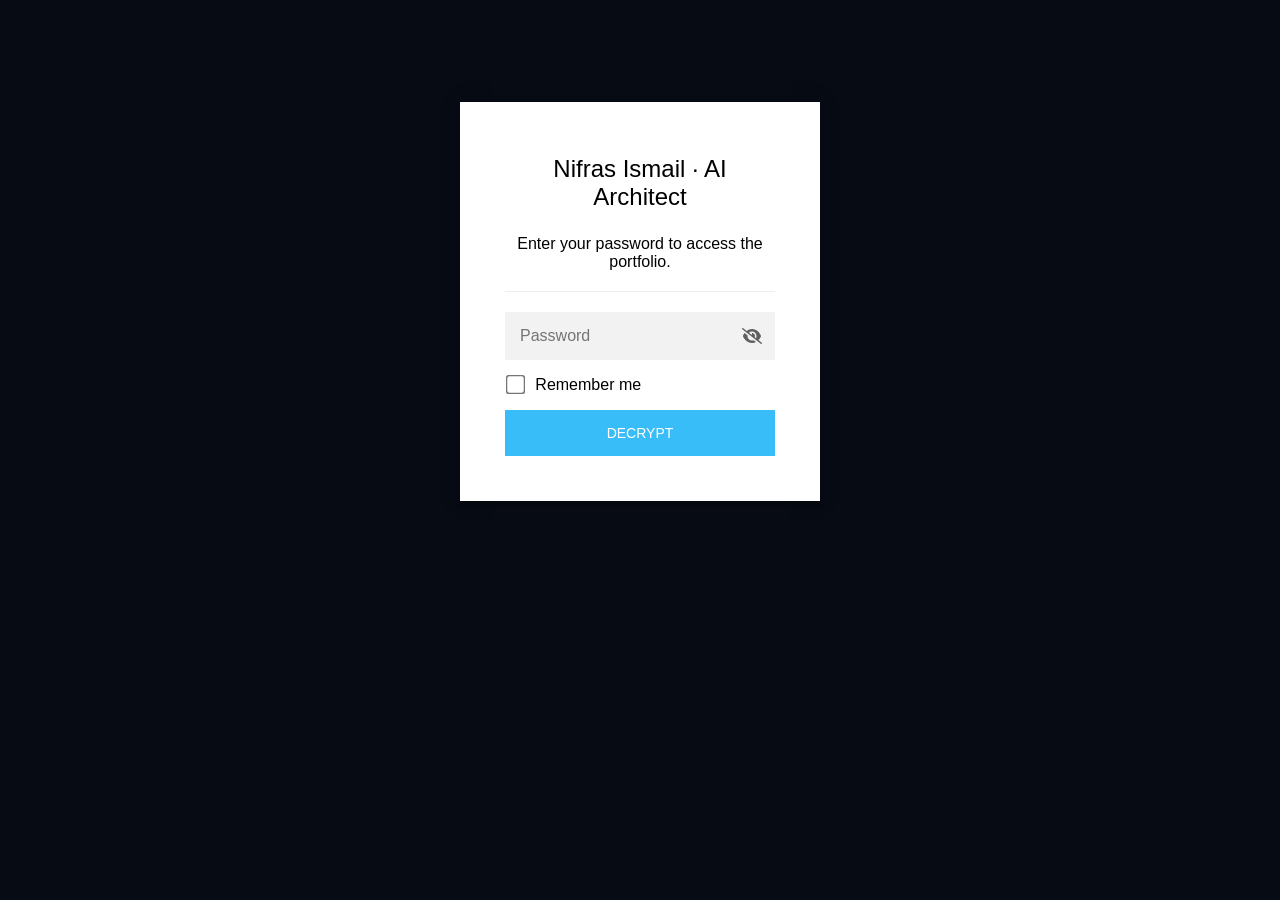
<file: index.html>
<!DOCTYPE html>
<html class="staticrypt-html">
    <head>
        <meta charset="utf-8" />
        <title>Nifras Ismail · AI Architect</title>
        <meta name="viewport" content="width=device-width, initial-scale=1" />

        <!-- do not cache this page -->
        <meta http-equiv="cache-control" content="max-age=0" />
        <meta http-equiv="cache-control" content="no-cache" />
        <meta http-equiv="expires" content="0" />
        <meta http-equiv="expires" content="Tue, 01 Jan 1980 1:00:00 GMT" />
        <meta http-equiv="pragma" content="no-cache" />

        <style>
            .staticrypt-hr {
                margin-top: 20px;
                margin-bottom: 20px;
                border: 0;
                border-top: 1px solid #eee;
            }

            .staticrypt-page {
                width: 360px;
                padding: 8% 0 0;
                margin: auto;
                box-sizing: border-box;
            }

            .staticrypt-form {
                position: relative;
                z-index: 1;
                background: #ffffff;
                max-width: 360px;
                margin: 0 auto 100px;
                padding: 45px;
                text-align: center;
                box-shadow: 0 0 20px 0 rgba(0, 0, 0, 0.2), 0 5px 5px 0 rgba(0, 0, 0, 0.24);
            }

            .staticrypt-form input[type="password"],
            input[type="text"] {
                background: inherit;
                border: 0;
                box-sizing: border-box; /* This ensures padding is included in the total width */
                font-size: 14px;
                outline: 0;
                padding: 15px 30px 15px 15px; /* Adjust the padding to ensure there is space for the icon */
                width: 100%;
            }

            .staticrypt-password-container {
                position: relative;
                outline: 0;
                background: #f2f2f2;
                width: 100%;
                border: 0;
                margin: 0 0 15px;
                box-sizing: border-box;
            }

            .staticrypt-toggle-password-visibility {
                cursor: pointer;
                height: 20px;
                opacity: 60%;
                padding: 13px;
                position: absolute;
                right: 0;
                top: 50%;
                transform: translateY(-50%);
                width: 20px;
            }

            .staticrypt-form .staticrypt-decrypt-button {
                text-transform: uppercase;
                outline: 0;
                background: #38bdf8;
                width: 100%;
                border: 0;
                padding: 15px;
                color: #ffffff;
                font-size: 14px;
                cursor: pointer;
            }

            .staticrypt-form .staticrypt-decrypt-button:hover,
            .staticrypt-form .staticrypt-decrypt-button:active,
            .staticrypt-form .staticrypt-decrypt-button:focus {
                background: #38bdf8;
                filter: brightness(92%);
            }

            .staticrypt-html {
                height: 100%;
            }

            .staticrypt-body {
                height: 100%;
                margin: 0;
            }

            .staticrypt-content {
                height: 100%;
                margin-bottom: 1em;
                background: #070b14;
                font-family: "Arial", sans-serif;
                -webkit-font-smoothing: antialiased;
                -moz-osx-font-smoothing: grayscale;
            }

            .staticrypt-instructions {
                margin-top: -1em;
                margin-bottom: 1em;
            }

            .staticrypt-title {
                font-size: 1.5em;
            }

            label.staticrypt-remember {
                display: flex;
                align-items: center;
                margin-bottom: 1em;
            }

            .staticrypt-remember input[type="checkbox"] {
                transform: scale(1.5);
                margin-right: 1em;
            }

            .hidden {
                display: none !important;
            }

            .staticrypt-spinner-container {
                height: 100%;
                display: flex;
                align-items: center;
                justify-content: center;
            }

            .staticrypt-spinner {
                display: inline-block;
                width: 2rem;
                height: 2rem;
                vertical-align: text-bottom;
                border: 0.25em solid gray;
                border-right-color: transparent;
                border-radius: 50%;
                -webkit-animation: spinner-border 0.75s linear infinite;
                animation: spinner-border 0.75s linear infinite;
                animation-duration: 0.75s;
                animation-timing-function: linear;
                animation-delay: 0s;
                animation-iteration-count: infinite;
                animation-direction: normal;
                animation-fill-mode: none;
                animation-play-state: running;
                animation-name: spinner-border;
            }

            @keyframes spinner-border {
                100% {
                    transform: rotate(360deg);
                }
            }

            @media screen and (-webkit-min-device-pixel-ratio: 0) {
                .staticrypt-form input[type="password"],
                input[type="text"] {
                    font-size: 16px;
                }
            }
        </style>
    </head>

    <body class="staticrypt-body">
        <div id="staticrypt_loading" class="staticrypt-spinner-container">
            <div class="staticrypt-spinner"></div>
        </div>

        <div id="staticrypt_content" class="staticrypt-content hidden">
            <div class="staticrypt-page">
                <div class="staticrypt-form">
                    <div class="staticrypt-instructions">
                        <p class="staticrypt-title">Nifras Ismail · AI Architect</p>
                        <p>Enter your password to access the portfolio.</p>
                    </div>

                    <hr class="staticrypt-hr" />

                    <form id="staticrypt-form" action="#" method="post">
                        <div class="staticrypt-password-container">
                            <input
                                id="staticrypt-password"
                                type="password"
                                name="password"
                                placeholder="Password"
                                autofocus
                            />

                            <img
                                class="staticrypt-toggle-password-visibility"
                                alt="Show password"
                                title="Show password"
                                src="[data-uri]"
                            />
                        </div>

                        <label id="staticrypt-remember-label" class="staticrypt-remember hidden">
                            <input id="staticrypt-remember" type="checkbox" name="remember" />
                            Remember me
                        </label>

                        <input type="submit" class="staticrypt-decrypt-button" value="DECRYPT" />
                    </form>
                </div>
            </div>
        </div>

        <script>
            // these variables will be filled when generating the file - the template format is 'variable_name'
            const staticryptInitiator = ((function(){
  const exports = {};
  const cryptoEngine = ((function(){
  const exports = {};
  const { subtle } = crypto;

const IV_BITS = 16 * 8;
const HEX_BITS = 4;
const ENCRYPTION_ALGO = "AES-CBC";

/**
 * Translates between utf8 encoded hexadecimal strings
 * and Uint8Array bytes.
 */
const HexEncoder = {
    /**
     * hex string -> bytes
     * @param {string} hexString
     * @returns {Uint8Array}
     */
    parse: function (hexString) {
        if (hexString.length % 2 !== 0) throw "Invalid hexString";
        const arrayBuffer = new Uint8Array(hexString.length / 2);

        for (let i = 0; i < hexString.length; i += 2) {
            const byteValue = parseInt(hexString.substring(i, i + 2), 16);
            if (isNaN(byteValue)) {
                throw "Invalid hexString";
            }
            arrayBuffer[i / 2] = byteValue;
        }
        return arrayBuffer;
    },

    /**
     * bytes -> hex string
     * @param {Uint8Array} bytes
     * @returns {string}
     */
    stringify: function (bytes) {
        const hexBytes = [];

        for (let i = 0; i < bytes.length; ++i) {
            let byteString = bytes[i].toString(16);
            if (byteString.length < 2) {
                byteString = "0" + byteString;
            }
            hexBytes.push(byteString);
        }
        return hexBytes.join("");
    },
};

/**
 * Translates between utf8 strings and Uint8Array bytes.
 */
const UTF8Encoder = {
    parse: function (str) {
        return new TextEncoder().encode(str);
    },

    stringify: function (bytes) {
        return new TextDecoder().decode(bytes);
    },
};

/**
 * Salt and encrypt a msg with a password.
 */
async function encrypt(msg, hashedPassword) {
    // Must be 16 bytes, unpredictable, and preferably cryptographically random. However, it need not be secret.
    // https://developer.mozilla.org/en-US/docs/Web/API/SubtleCrypto/encrypt#parameters
    const iv = crypto.getRandomValues(new Uint8Array(IV_BITS / 8));

    const key = await subtle.importKey("raw", HexEncoder.parse(hashedPassword), ENCRYPTION_ALGO, false, ["encrypt"]);

    const encrypted = await subtle.encrypt(
        {
            name: ENCRYPTION_ALGO,
            iv: iv,
        },
        key,
        UTF8Encoder.parse(msg)
    );

    // iv will be 32 hex characters, we prepend it to the ciphertext for use in decryption
    return HexEncoder.stringify(iv) + HexEncoder.stringify(new Uint8Array(encrypted));
}
exports.encrypt = encrypt;

/**
 * Decrypt a salted msg using a password.
 *
 * @param {string} encryptedMsg
 * @param {string} hashedPassword
 * @returns {Promise<string>}
 */
async function decrypt(encryptedMsg, hashedPassword) {
    const ivLength = IV_BITS / HEX_BITS;
    const iv = HexEncoder.parse(encryptedMsg.substring(0, ivLength));
    const encrypted = encryptedMsg.substring(ivLength);

    const key = await subtle.importKey("raw", HexEncoder.parse(hashedPassword), ENCRYPTION_ALGO, false, ["decrypt"]);

    const outBuffer = await subtle.decrypt(
        {
            name: ENCRYPTION_ALGO,
            iv: iv,
        },
        key,
        HexEncoder.parse(encrypted)
    );

    return UTF8Encoder.stringify(new Uint8Array(outBuffer));
}
exports.decrypt = decrypt;

/**
 * Salt and hash the password so it can be stored in localStorage without opening a password reuse vulnerability.
 *
 * @param {string} password
 * @param {string} salt
 * @returns {Promise<string>}
 */
async function hashPassword(password, salt) {
    // we hash the password in multiple steps, each adding more iterations. This is because we used to allow less
    // iterations, so for backward compatibility reasons, we need to support going from that to more iterations.
    let hashedPassword = await hashLegacyRound(password, salt);

    hashedPassword = await hashSecondRound(hashedPassword, salt);

    return hashThirdRound(hashedPassword, salt);
}
exports.hashPassword = hashPassword;

/**
 * This hashes the password with 1k iterations. This is a low number, we need this function to support backwards
 * compatibility.
 *
 * @param {string} password
 * @param {string} salt
 * @returns {Promise<string>}
 */
function hashLegacyRound(password, salt) {
    return pbkdf2(password, salt, 1000, "SHA-1");
}
exports.hashLegacyRound = hashLegacyRound;

/**
 * Add a second round of iterations. This is because we used to use 1k, so for backwards compatibility with
 * remember-me/autodecrypt links, we need to support going from that to more iterations.
 *
 * @param hashedPassword
 * @param salt
 * @returns {Promise<string>}
 */
function hashSecondRound(hashedPassword, salt) {
    return pbkdf2(hashedPassword, salt, 14000, "SHA-256");
}
exports.hashSecondRound = hashSecondRound;

/**
 * Add a third round of iterations to bring total number to 600k. This is because we used to use 1k, then 15k, so for
 * backwards compatibility with remember-me/autodecrypt links, we need to support going from that to more iterations.
 *
 * @param hashedPassword
 * @param salt
 * @returns {Promise<string>}
 */
function hashThirdRound(hashedPassword, salt) {
    return pbkdf2(hashedPassword, salt, 585000, "SHA-256");
}
exports.hashThirdRound = hashThirdRound;

/**
 * Salt and hash the password so it can be stored in localStorage without opening a password reuse vulnerability.
 *
 * @param {string} password
 * @param {string} salt
 * @param {int} iterations
 * @param {string} hashAlgorithm
 * @returns {Promise<string>}
 */
async function pbkdf2(password, salt, iterations, hashAlgorithm) {
    const key = await subtle.importKey("raw", UTF8Encoder.parse(password), "PBKDF2", false, ["deriveBits"]);

    const keyBytes = await subtle.deriveBits(
        {
            name: "PBKDF2",
            hash: hashAlgorithm,
            iterations,
            salt: UTF8Encoder.parse(salt),
        },
        key,
        256
    );

    return HexEncoder.stringify(new Uint8Array(keyBytes));
}

function generateRandomSalt() {
    const bytes = crypto.getRandomValues(new Uint8Array(128 / 8));

    return HexEncoder.stringify(new Uint8Array(bytes));
}
exports.generateRandomSalt = generateRandomSalt;

async function signMessage(hashedPassword, message) {
    const key = await subtle.importKey(
        "raw",
        HexEncoder.parse(hashedPassword),
        {
            name: "HMAC",
            hash: "SHA-256",
        },
        false,
        ["sign"]
    );
    const signature = await subtle.sign("HMAC", key, UTF8Encoder.parse(message));

    return HexEncoder.stringify(new Uint8Array(signature));
}
exports.signMessage = signMessage;

function getRandomAlphanum() {
    const possibleCharacters = "abcdefghijklmnopqrstuvwxyzABCDEFGHIJKLMNOPQRSTUVWXYZ0123456789";

    let byteArray;
    let parsedInt;

    // Keep generating new random bytes until we get a value that falls
    // within a range that can be evenly divided by possibleCharacters.length
    do {
        byteArray = crypto.getRandomValues(new Uint8Array(1));
        // extract the lowest byte to get an int from 0 to 255 (probably unnecessary, since we're only generating 1 byte)
        parsedInt = byteArray[0] & 0xff;
    } while (parsedInt >= 256 - (256 % possibleCharacters.length));

    // Take the modulo of the parsed integer to get a random number between 0 and totalLength - 1
    const randomIndex = parsedInt % possibleCharacters.length;

    return possibleCharacters[randomIndex];
}

/**
 * Generate a random string of a given length.
 *
 * @param {int} length
 * @returns {string}
 */
function generateRandomString(length) {
    let randomString = "";

    for (let i = 0; i < length; i++) {
        randomString += getRandomAlphanum();
    }

    return randomString;
}
exports.generateRandomString = generateRandomString;

  return exports;
})());
const codec = ((function(){
  const exports = {};
  /**
 * Initialize the codec with the provided cryptoEngine - this return functions to encode and decode messages.
 *
 * @param cryptoEngine - the engine to use for encryption / decryption
 */
function init(cryptoEngine) {
    const exports = {};

    /**
     * Top-level function for encoding a message.
     * Includes password hashing, encryption, and signing.
     *
     * @param {string} msg
     * @param {string} password
     * @param {string} salt
     *
     * @returns {string} The encoded text
     */
    async function encode(msg, password, salt) {
        const hashedPassword = await cryptoEngine.hashPassword(password, salt);

        const encrypted = await cryptoEngine.encrypt(msg, hashedPassword);

        // we use the hashed password in the HMAC because this is effectively what will be used a password (so we can store
        // it in localStorage safely, we don't use the clear text password)
        const hmac = await cryptoEngine.signMessage(hashedPassword, encrypted);

        return hmac + encrypted;
    }
    exports.encode = encode;

    /**
     * Encode using a password that has already been hashed. This is useful to encode multiple messages in a row, that way
     * we don't need to hash the password multiple times.
     *
     * @param {string} msg
     * @param {string} hashedPassword
     *
     * @returns {string} The encoded text
     */
    async function encodeWithHashedPassword(msg, hashedPassword) {
        const encrypted = await cryptoEngine.encrypt(msg, hashedPassword);

        // we use the hashed password in the HMAC because this is effectively what will be used a password (so we can store
        // it in localStorage safely, we don't use the clear text password)
        const hmac = await cryptoEngine.signMessage(hashedPassword, encrypted);

        return hmac + encrypted;
    }
    exports.encodeWithHashedPassword = encodeWithHashedPassword;

    /**
     * Top-level function for decoding a message.
     * Includes signature check and decryption.
     *
     * @param {string} signedMsg
     * @param {string} hashedPassword
     * @param {string} salt
     * @param {int} backwardCompatibleAttempt
     * @param {string} originalPassword
     *
     * @returns {Object} {success: true, decoded: string} | {success: false, message: string}
     */
    async function decode(signedMsg, hashedPassword, salt, backwardCompatibleAttempt = 0, originalPassword = "") {
        const encryptedHMAC = signedMsg.substring(0, 64);
        const encryptedMsg = signedMsg.substring(64);
        const decryptedHMAC = await cryptoEngine.signMessage(hashedPassword, encryptedMsg);

        if (decryptedHMAC !== encryptedHMAC) {
            // we have been raising the number of iterations in the hashing algorithm multiple times, so to support the old
            // remember-me/autodecrypt links we need to try bringing the old hashes up to speed.
            originalPassword = originalPassword || hashedPassword;
            if (backwardCompatibleAttempt === 0) {
                const updatedHashedPassword = await cryptoEngine.hashThirdRound(originalPassword, salt);

                return decode(signedMsg, updatedHashedPassword, salt, backwardCompatibleAttempt + 1, originalPassword);
            }
            if (backwardCompatibleAttempt === 1) {
                let updatedHashedPassword = await cryptoEngine.hashSecondRound(originalPassword, salt);
                updatedHashedPassword = await cryptoEngine.hashThirdRound(updatedHashedPassword, salt);

                return decode(signedMsg, updatedHashedPassword, salt, backwardCompatibleAttempt + 1, originalPassword);
            }

            return { success: false, message: "Signature mismatch" };
        }

        return {
            success: true,
            decoded: await cryptoEngine.decrypt(encryptedMsg, hashedPassword),
        };
    }
    exports.decode = decode;

    return exports;
}
exports.init = init;

  return exports;
})());
const decode = codec.init(cryptoEngine).decode;

/**
 * Initialize the staticrypt module, that exposes functions callbable by the password_template.
 *
 * @param {{
 *  staticryptEncryptedMsgUniqueVariableName: string,
 *  isRememberEnabled: boolean,
 *  rememberDurationInDays: number,
 *  staticryptSaltUniqueVariableName: string,
 * }} staticryptConfig - object of data that is stored on the password_template at encryption time.
 *
 * @param {{
 *  rememberExpirationKey: string,
 *  rememberPassphraseKey: string,
 *  replaceHtmlCallback: function,
 *  clearLocalStorageCallback: function,
 * }} templateConfig - object of data that can be configured by a custom password_template.
 */
function init(staticryptConfig, templateConfig) {
    const exports = {};

    /**
     * Decrypt our encrypted page, replace the whole HTML.
     *
     * @param {string} hashedPassword
     * @returns {Promise<boolean>}
     */
    async function decryptAndReplaceHtml(hashedPassword) {
        const { staticryptEncryptedMsgUniqueVariableName, staticryptSaltUniqueVariableName } = staticryptConfig;
        const { replaceHtmlCallback } = templateConfig;

        const result = await decode(
            staticryptEncryptedMsgUniqueVariableName,
            hashedPassword,
            staticryptSaltUniqueVariableName
        );
        if (!result.success) {
            return false;
        }
        const plainHTML = result.decoded;

        // if the user configured a callback call it, otherwise just replace the whole HTML
        if (typeof replaceHtmlCallback === "function") {
            replaceHtmlCallback(plainHTML);
        } else {
            document.write(plainHTML);
            document.close();
        }

        return true;
    }

    /**
     * Attempt to decrypt the page and replace the whole HTML.
     *
     * @param {string} password
     * @param {boolean} isRememberChecked
     *
     * @returns {Promise<{isSuccessful: boolean, hashedPassword?: string}>} - we return an object, so that if we want to
     *   expose more information in the future we can do it without breaking the password_template
     */
    async function handleDecryptionOfPage(password, isRememberChecked) {
        const { staticryptSaltUniqueVariableName } = staticryptConfig;

        // decrypt and replace the whole page
        const hashedPassword = await cryptoEngine.hashPassword(password, staticryptSaltUniqueVariableName);
        return handleDecryptionOfPageFromHash(hashedPassword, isRememberChecked);
    }
    exports.handleDecryptionOfPage = handleDecryptionOfPage;

    async function handleDecryptionOfPageFromHash(hashedPassword, isRememberChecked) {
        const { isRememberEnabled, rememberDurationInDays } = staticryptConfig;
        const { rememberExpirationKey, rememberPassphraseKey } = templateConfig;

        const isDecryptionSuccessful = await decryptAndReplaceHtml(hashedPassword);

        if (!isDecryptionSuccessful) {
            return {
                isSuccessful: false,
                hashedPassword,
            };
        }

        // remember the hashedPassword and set its expiration if necessary
        if (isRememberEnabled && isRememberChecked) {
            window.localStorage.setItem(rememberPassphraseKey, hashedPassword);

            // set the expiration if the duration isn't 0 (meaning no expiration)
            if (rememberDurationInDays > 0) {
                window.localStorage.setItem(
                    rememberExpirationKey,
                    (new Date().getTime() + rememberDurationInDays * 24 * 60 * 60 * 1000).toString()
                );
            }
        }

        return {
            isSuccessful: true,
            hashedPassword,
        };
    }
    exports.handleDecryptionOfPageFromHash = handleDecryptionOfPageFromHash;

    /**
     * Clear localstorage from staticrypt related values
     */
    function clearLocalStorage() {
        const { clearLocalStorageCallback, rememberExpirationKey, rememberPassphraseKey } = templateConfig;

        if (typeof clearLocalStorageCallback === "function") {
            clearLocalStorageCallback();
        } else {
            localStorage.removeItem(rememberPassphraseKey);
            localStorage.removeItem(rememberExpirationKey);
        }
    }

    async function handleDecryptOnLoad() {
        let isSuccessful = await decryptOnLoadFromUrl();

        if (!isSuccessful) {
            isSuccessful = await decryptOnLoadFromRememberMe();
        }

        return { isSuccessful };
    }
    exports.handleDecryptOnLoad = handleDecryptOnLoad;

    /**
     * Clear storage if we are logging out
     *
     * @returns {boolean} - whether we logged out
     */
    function logoutIfNeeded() {
        const logoutKey = "staticrypt_logout";

        // handle logout through query param
        const queryParams = new URLSearchParams(window.location.search);
        if (queryParams.has(logoutKey)) {
            clearLocalStorage();
            return true;
        }

        // handle logout through URL fragment
        const hash = window.location.hash.substring(1);
        if (hash.includes(logoutKey)) {
            clearLocalStorage();
            return true;
        }

        return false;
    }

    /**
     * To be called on load: check if we want to try to decrypt and replace the HTML with the decrypted content, and
     * try to do it if needed.
     *
     * @returns {Promise<boolean>} true if we derypted and replaced the whole page, false otherwise
     */
    async function decryptOnLoadFromRememberMe() {
        const { rememberDurationInDays } = staticryptConfig;
        const { rememberExpirationKey, rememberPassphraseKey } = templateConfig;

        // if we are login out, terminate
        if (logoutIfNeeded()) {
            return false;
        }

        // if there is expiration configured, check if we're not beyond the expiration
        if (rememberDurationInDays && rememberDurationInDays > 0) {
            const expiration = localStorage.getItem(rememberExpirationKey),
                isExpired = expiration && new Date().getTime() > parseInt(expiration);

            if (isExpired) {
                clearLocalStorage();
                return false;
            }
        }

        const hashedPassword = localStorage.getItem(rememberPassphraseKey);

        if (hashedPassword) {
            // try to decrypt
            const isDecryptionSuccessful = await decryptAndReplaceHtml(hashedPassword);

            // if the decryption is unsuccessful the password might be wrong - silently clear the saved data and let
            // the user fill the password form again
            if (!isDecryptionSuccessful) {
                clearLocalStorage();
                return false;
            }

            return true;
        }

        return false;
    }

    async function decryptOnLoadFromUrl() {
        const passwordKey = "staticrypt_pwd";
        const rememberMeKey = "remember_me";

        // try to get the password from the query param (for backward compatibility - we now want to avoid this method,
        // since it sends the hashed password to the server which isn't needed)
        const queryParams = new URLSearchParams(window.location.search);
        const hashedPasswordQuery = queryParams.get(passwordKey);
        const rememberMeQuery = queryParams.get(rememberMeKey);

        const urlFragment = window.location.hash.substring(1);
        // get the password from the url fragment
        const hashedPasswordRegexMatch = urlFragment.match(new RegExp(passwordKey + "=([^&]*)"));
        const hashedPasswordFragment = hashedPasswordRegexMatch ? hashedPasswordRegexMatch[1] : null;
        const rememberMeFragment = urlFragment.includes(rememberMeKey);

        const hashedPassword = hashedPasswordFragment || hashedPasswordQuery;
        const rememberMe = rememberMeFragment || rememberMeQuery;

        if (hashedPassword) {
            return handleDecryptionOfPageFromHash(hashedPassword, rememberMe);
        }

        return false;
    }

    return exports;
}
exports.init = init;

  return exports;
})());
            const templateError = "Bad password!",
                templateToggleAltShow = "Show password",
                templateToggleAltHide = "Hide password",
                isRememberEnabled = true,
                staticryptConfig = {"staticryptEncryptedMsgUniqueVariableName":"[base64]","isRememberEnabled":true,"rememberDurationInDays":0,"staticryptSaltUniqueVariableName":"1bf41cc612488d90bcf9623802a12005"};

            // you can edit these values to customize some of the behavior of StatiCrypt
            const templateConfig = {
                rememberExpirationKey: "staticrypt_expiration",
                rememberPassphraseKey: "staticrypt_passphrase",
                replaceHtmlCallback: null,
                clearLocalStorageCallback: null,
            };

            // init the staticrypt engine
            const staticrypt = staticryptInitiator.init(staticryptConfig, templateConfig);

            // try to automatically decrypt on load if there is a saved password
            window.onload = async function () {
                const { isSuccessful } = await staticrypt.handleDecryptOnLoad();

                // if we didn't decrypt anything on load, show the password prompt. Otherwise the content has already been
                // replaced, no need to do anything
                if (!isSuccessful) {
                    // hide loading screen
                    document.getElementById("staticrypt_loading").classList.add("hidden");
                    document.getElementById("staticrypt_content").classList.remove("hidden");
                    document.getElementById("staticrypt-password").focus();

                    // show the remember me checkbox
                    if (isRememberEnabled) {
                        document.getElementById("staticrypt-remember-label").classList.remove("hidden");
                    }
                }
            };

            // toggle password visibility
            const toggleIcon = document.querySelector(".staticrypt-toggle-password-visibility");
            // these two icons are coming from FontAwesome
            const imgSrcEyeClosed =
                "[data-uri]";
            const imgSrcEyeOpened =
                "[data-uri]";
            toggleIcon.addEventListener("click", function () {
                const passwordInput = document.getElementById("staticrypt-password");
                if (passwordInput.type === "password") {
                    passwordInput.type = "text";
                    toggleIcon.src = imgSrcEyeOpened;
                    toggleIcon.alt = templateToggleAltHide;
                    toggleIcon.title = templateToggleAltHide;
                } else {
                    passwordInput.type = "password";
                    toggleIcon.src = imgSrcEyeClosed;
                    toggleIcon.alt = templateToggleAltShow;
                    toggleIcon.title = templateToggleAltShow;
                }
            });

            // handle password form submission
            document.getElementById("staticrypt-form").addEventListener("submit", async function (e) {
                e.preventDefault();

                const password = document.getElementById("staticrypt-password").value,
                    isRememberChecked = document.getElementById("staticrypt-remember").checked;

                const { isSuccessful } = await staticrypt.handleDecryptionOfPage(password, isRememberChecked);

                if (!isSuccessful) {
                    alert(templateError);
                }
            });
        </script>
    </body>
</html>
</file>
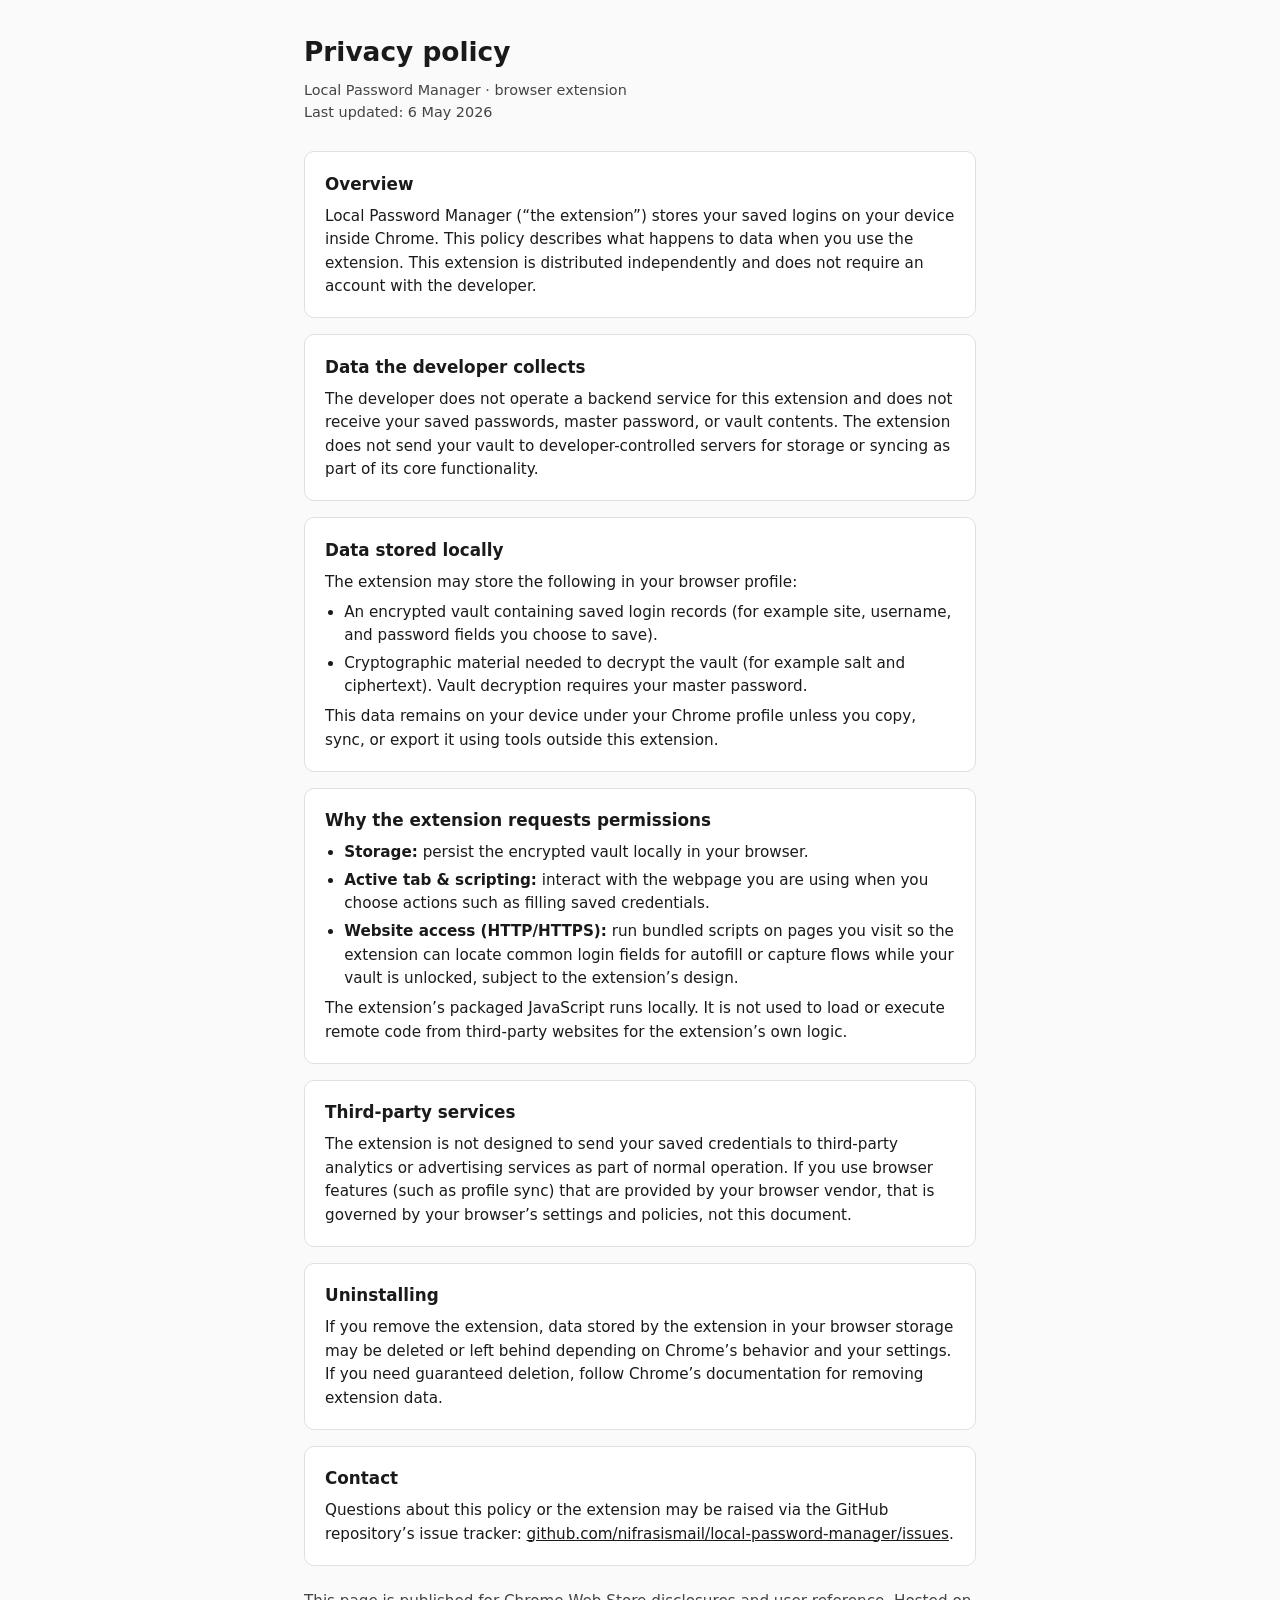
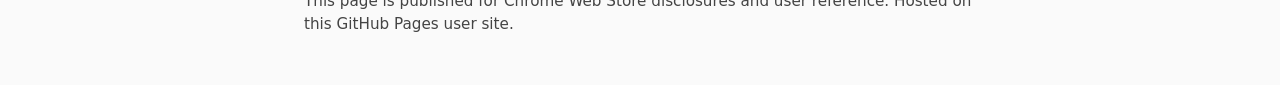
<file: local-password-manager/index.html>
<!DOCTYPE html>
<html lang="en">
  <head>
    <meta charset="utf-8" />
    <meta name="viewport" content="width=device-width, initial-scale=1" />
    <title>Privacy Policy · Local Password Manager</title>
    <style>
      :root {
        color-scheme: light dark;
        --fg: #1a1a1a;
        --muted: #444;
        --bg: #fafafa;
        --card: #fff;
        --border: #e0e0e0;
      }
      @media (prefers-color-scheme: dark) {
        :root {
          --fg: #e8eaed;
          --muted: #bdc1c6;
          --bg: #202124;
          --card: #292a2d;
          --border: #3c4043;
        }
      }
      body {
        margin: 0;
        font-family:
          system-ui,
          -apple-system,
          Segoe UI,
          Roboto,
          Helvetica,
          Arial,
          sans-serif;
        line-height: 1.55;
        color: var(--fg);
        background: var(--bg);
      }
      main {
        max-width: 42rem;
        margin: 0 auto;
        padding: 2rem 1.25rem 3rem;
      }
      header {
        margin-bottom: 1.75rem;
      }
      h1 {
        font-size: 1.65rem;
        margin: 0 0 0.35rem;
        font-weight: 650;
      }
      .meta {
        margin: 0;
        font-size: 0.9rem;
        color: var(--muted);
      }
      section {
        background: var(--card);
        border: 1px solid var(--border);
        border-radius: 10px;
        padding: 1.15rem 1.25rem;
        margin-bottom: 1rem;
      }
      h2 {
        font-size: 1.05rem;
        margin: 0 0 0.5rem;
        font-weight: 600;
      }
      p,
      ul {
        margin: 0.4rem 0 0;
        font-size: 0.95rem;
      }
      ul {
        padding-left: 1.2rem;
      }
      li {
        margin: 0.25rem 0;
      }
      a {
        color: inherit;
        text-decoration-thickness: 0.08em;
      }
      a:hover {
        text-decoration: underline;
      }
      footer {
        margin-top: 1.5rem;
        font-size: 0.9rem;
        color: var(--muted);
      }
    </style>
  </head>
  <body>
    <main>
      <header>
        <h1>Privacy policy</h1>
        <p class="meta">Local Password Manager · browser extension</p>
        <p class="meta">Last updated: <time datetime="2026-05-06">6 May 2026</time></p>
      </header>

      <section aria-labelledby="overview-heading">
        <h2 id="overview-heading">Overview</h2>
        <p>
          Local Password Manager (“the extension”) stores your saved logins on your
          device inside Chrome. This policy describes what happens to data when you
          use the extension. This extension is distributed independently and does
          not require an account with the developer.
        </p>
      </section>

      <section aria-labelledby="collection-heading">
        <h2 id="collection-heading">Data the developer collects</h2>
        <p>
          The developer does not operate a backend service for this extension and
          does not receive your saved passwords, master password, or vault contents.
          The extension does not send your vault to developer-controlled servers for
          storage or syncing as part of its core functionality.
        </p>
      </section>

      <section aria-labelledby="local-heading">
        <h2 id="local-heading">Data stored locally</h2>
        <p>The extension may store the following in your browser profile:</p>
        <ul>
          <li>
            An encrypted vault containing saved login records (for example site,
            username, and password fields you choose to save).
          </li>
          <li>
            Cryptographic material needed to decrypt the vault (for example salt and
            ciphertext). Vault decryption requires your master password.
          </li>
        </ul>
        <p>
          This data remains on your device under your Chrome profile unless you copy,
          sync, or export it using tools outside this extension.
        </p>
      </section>

      <section aria-labelledby="permissions-heading">
        <h2 id="permissions-heading">Why the extension requests permissions</h2>
        <ul>
          <li>
            <strong>Storage:</strong> persist the encrypted vault locally in your
            browser.
          </li>
          <li>
            <strong>Active tab &amp; scripting:</strong> interact with the webpage you
            are using when you choose actions such as filling saved credentials.
          </li>
          <li>
            <strong>Website access (HTTP/HTTPS):</strong> run bundled scripts on pages
            you visit so the extension can locate common login fields for autofill or
            capture flows while your vault is unlocked, subject to the extension’s
            design.
          </li>
        </ul>
        <p>
          The extension’s packaged JavaScript runs locally. It is not used to load or
          execute remote code from third-party websites for the extension’s own logic.
        </p>
      </section>

      <section aria-labelledby="third-heading">
        <h2 id="third-heading">Third-party services</h2>
        <p>
          The extension is not designed to send your saved credentials to
          third-party analytics or advertising services as part of normal operation. If
          you use browser features (such as profile sync) that are provided by your
          browser vendor, that is governed by your browser’s settings and policies, not
          this document.
        </p>
      </section>

      <section aria-labelledby="uninstall-heading">
        <h2 id="uninstall-heading">Uninstalling</h2>
        <p>
          If you remove the extension, data stored by the extension in your browser
          storage may be deleted or left behind depending on Chrome’s behavior and your
          settings. If you need guaranteed deletion, follow Chrome’s documentation for
          removing extension data.
        </p>
      </section>

      <section aria-labelledby="contact-heading">
        <h2 id="contact-heading">Contact</h2>
        <p>
          Questions about this policy or the extension may be raised via the GitHub
          repository’s issue tracker:
          <a
            href="https://github.com/nifrasismail/local-password-manager/issues"
            rel="noopener noreferrer"
            >github.com/nifrasismail/local-password-manager/issues</a
          >.
        </p>
      </section>

      <footer>
        <p>
          This page is published for Chrome Web Store disclosures and user reference.
          Hosted on this GitHub Pages user site.
        </p>
      </footer>
    </main>
  </body>
</html>
</file>
